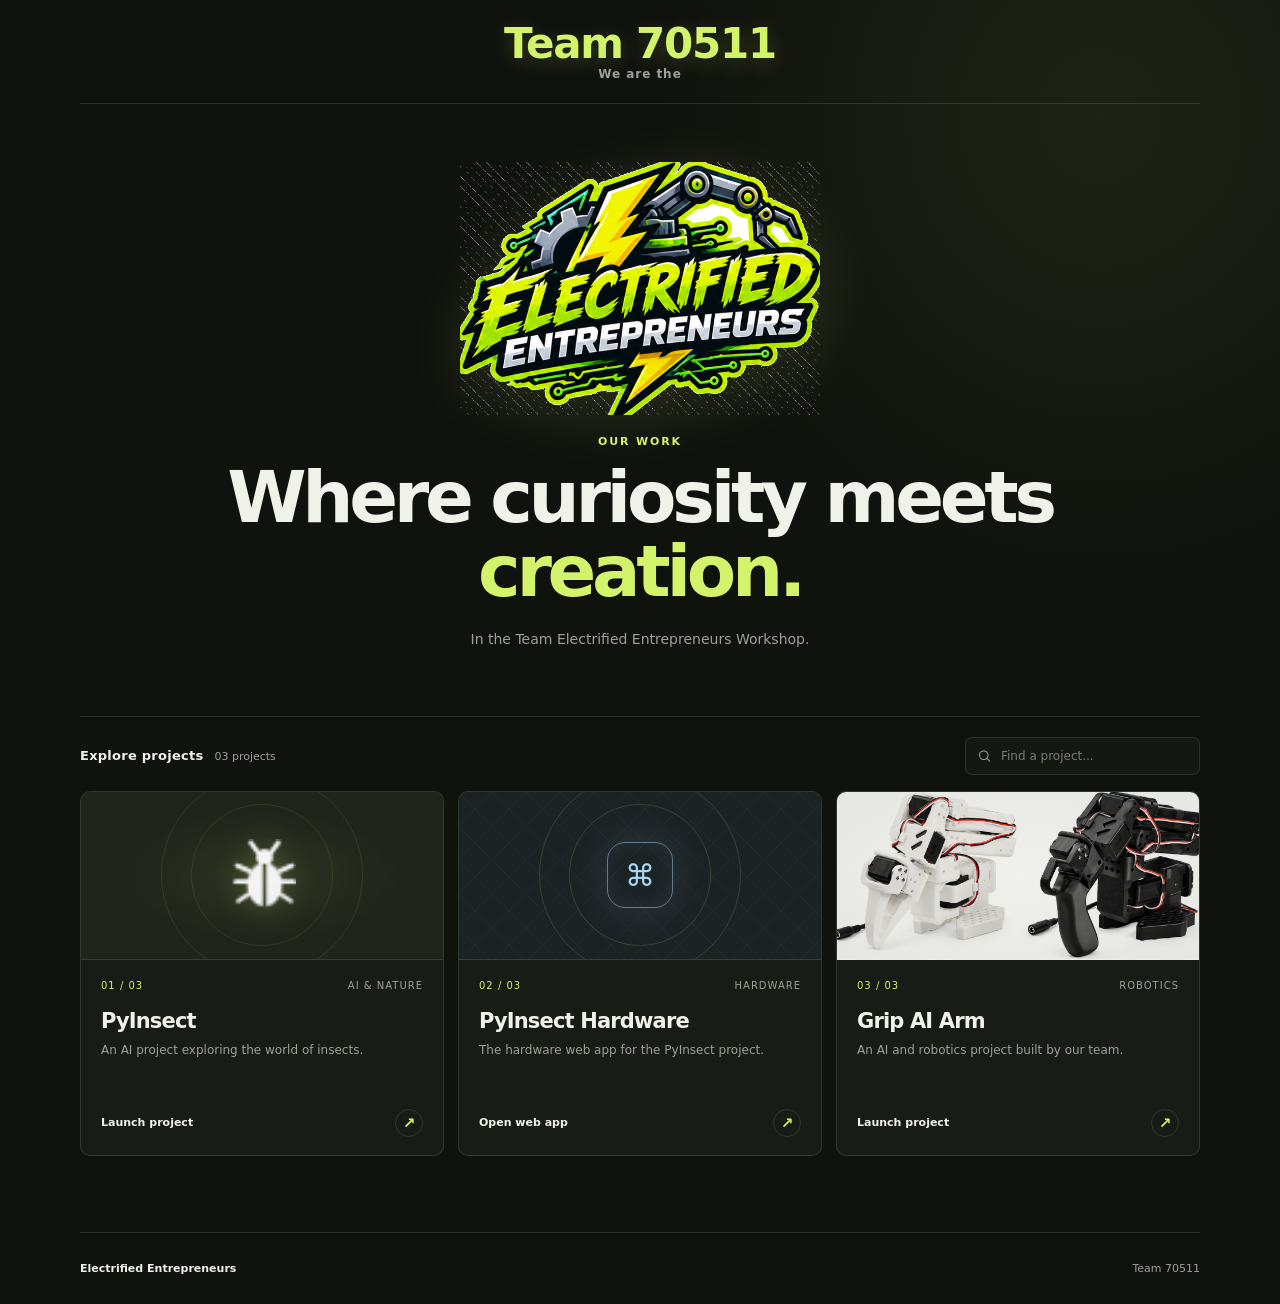
<file: index.html>
<!doctype html>
<html lang="en">
<head>
  <meta charset="utf-8">
  <meta name="viewport" content="width=device-width, initial-scale=1">
  <meta name="theme-color" content="#10120e">
  <meta name="description" content="Projects by the Electrified Entrepreneurs, team 70511.">
  <title>Electrified Entrepreneurs — Projects</title>
  <style>
    :root {
      color-scheme: dark;
      --ink: #f0f1e9;
      --muted: #9da196;
      --page: #10120e;
      --panel: #191c16;
      --line: rgba(235, 241, 220, .12);
      --lime: #d3f36b;
      --orange: #ff9a61;
      --blue: #a9d8f4;
      --font: Inter, ui-sans-serif, system-ui, -apple-system, BlinkMacSystemFont, "Segoe UI", sans-serif;
    }

    * { box-sizing: border-box; }

    html { scroll-behavior: smooth; }

    body {
      margin: 0;
      background:
        radial-gradient(ellipse at 86% 9%, rgba(211, 243, 107, .075), transparent 28rem),
        var(--page);
      color: var(--ink);
      font-family: var(--font);
      -webkit-font-smoothing: antialiased;
    }

    a { color: inherit; }

    .shell {
      width: min(1120px, calc(100% - 48px));
      margin-inline: auto;
    }

    .topbar {
      display: flex;
      align-items: center;
      justify-content: center;
      min-height: 104px;
      border-bottom: 1px solid var(--line);
    }

    .team-number {
      display: flex;
      flex-direction: column;
      align-items: center;
      gap: 2px;
      text-align: center;
    }

    .team-number span {
      color: var(--muted);
      font-size: 12px;
      font-weight: 700;
      letter-spacing: .08em;
    }

    .team-number strong {
      color: var(--lime);
      font-size: clamp(32px, 3.8vw, 42px);
      font-weight: 900;
      letter-spacing: -.03em;
      line-height: 1;
      text-shadow: 0 5px 20px rgba(211, 243, 107, .2);
      font-variant-numeric: tabular-nums;
    }

    .hero {
      display: flex;
      flex-direction: column;
      align-items: center;
      gap: 20px;
      padding: 58px 0 64px;
      text-align: center;
    }

    .hero-logo {
      display: block;
      width: min(360px, 76vw);
      height: auto;
      filter: drop-shadow(0 12px 30px rgba(211, 243, 107, .12));
    }

    .eyebrow {
      margin: 0 0 13px;
      color: var(--lime);
      font-size: 11px;
      font-weight: 700;
      letter-spacing: .17em;
      text-transform: uppercase;
    }

    h1 {
      max-width: 1000px;
      margin: 0;
      font-size: clamp(38px, 6vw, 72px);
      font-weight: 850;
      letter-spacing: -.06em;
      line-height: 1.02;
    }

    h1 span { color: var(--lime); }

    .hero-copy {
      max-width: 520px;
      margin: 0;
      color: var(--muted);
      font-size: 14px;
      line-height: 1.7;
    }

    .projects-head {
      display: flex;
      align-items: center;
      justify-content: space-between;
      gap: 20px;
      padding: 20px 0 16px;
      border-top: 1px solid var(--line);
    }

    .section-label {
      display: flex;
      align-items: baseline;
      gap: 11px;
    }

    .section-label h2 {
      margin: 0;
      font-size: 13px;
      font-weight: 650;
      letter-spacing: .02em;
    }

    .project-count {
      color: var(--muted);
      font-size: 11px;
      font-variant-numeric: tabular-nums;
    }

    .search-wrap {
      position: relative;
      width: min(235px, 45%);
    }

    .search-wrap svg {
      position: absolute;
      top: 50%;
      left: 12px;
      width: 15px;
      height: 15px;
      color: var(--muted);
      transform: translateY(-50%);
      pointer-events: none;
    }

    .search {
      width: 100%;
      height: 38px;
      padding: 0 12px 0 35px;
      border: 1px solid var(--line);
      border-radius: 7px;
      outline: none;
      background: rgba(255, 255, 255, .025);
      color: var(--ink);
      font: inherit;
      font-size: 12px;
      transition: border-color .2s, background .2s;
    }

    .search::placeholder { color: #777d71; }
    .search:focus { border-color: rgba(211, 243, 107, .62); background: rgba(255, 255, 255, .045); }

    .project-grid {
      display: grid;
      grid-template-columns: repeat(3, minmax(0, 1fr));
      gap: 14px;
      padding-bottom: 76px;
    }

    .project-card {
      position: relative;
      display: flex;
      min-height: 365px;
      flex-direction: column;
      overflow: hidden;
      border: 1px solid var(--line);
      border-radius: 10px;
      background: var(--panel);
      text-decoration: none;
      transition: transform .24s ease, border-color .24s ease, background .24s ease;
    }

    .project-card:hover {
      transform: translateY(-4px);
      border-color: rgba(211, 243, 107, .48);
      background: #1d2119;
    }

    .project-card:focus-visible,
    .search:focus-visible {
      outline: 2px solid var(--lime);
      outline-offset: 4px;
    }

    .card-art {
      position: relative;
      display: grid;
      height: 168px;
      flex: 0 0 auto;
      overflow: hidden;
      place-items: center;
      border-bottom: 1px solid var(--line);
      background: #20241b;
    }

    .card-art::before,
    .card-art::after {
      position: absolute;
      width: 200px;
      height: 200px;
      border: 1px solid rgba(211, 243, 107, .15);
      border-radius: 50%;
      content: "";
    }

    .card-art::after { width: 140px; height: 140px; }

    .art-insect {
      background:
        radial-gradient(ellipse at center, rgba(211, 243, 107, .08), transparent 55%),
        #20241b;
    }

    .art-insect img {
      z-index: 1;
      width: 68px;
      height: 72px;
      object-fit: contain;
      filter: drop-shadow(0 0 14px rgba(211, 243, 107, .24));
    }

    .art-insect::before,
    .art-insect::after {
      opacity: .65;
    }

    .art-hardware {
      background:
        linear-gradient(135deg, transparent 48%, rgba(169, 216, 244, .08) 49%, transparent 50%),
        linear-gradient(45deg, transparent 48%, rgba(169, 216, 244, .08) 49%, transparent 50%),
        #1c2325;
      background-size: 34px 34px;
    }

    .hardware-mark {
      z-index: 1;
      display: grid;
      width: 66px;
      height: 66px;
      place-items: center;
      border: 1px solid rgba(169, 216, 244, .5);
      border-radius: 18px;
      color: var(--blue);
      font-size: 30px;
      box-shadow: 0 0 38px rgba(169, 216, 244, .12), inset 0 0 20px rgba(169, 216, 244, .08);
    }

    .art-arm {
      background: radial-gradient(ellipse at center, #f1f2ed 0%, #e7e8e4 100%);
    }

    .art-arm::before,
    .art-arm::after { display: none; }

    .art-arm img {
      width: 100%;
      height: 100%;
      object-fit: cover;
      mix-blend-mode: multiply;
      transition: transform .35s ease;
    }

    .project-card:hover .art-arm img { transform: scale(1.035); }

    .card-content {
      display: flex;
      flex: 1;
      flex-direction: column;
      padding: 20px 20px 18px;
    }

    .card-meta {
      display: flex;
      align-items: center;
      justify-content: space-between;
      margin-bottom: 18px;
      color: var(--muted);
      font-size: 10px;
      letter-spacing: .1em;
      text-transform: uppercase;
    }

    .card-index { color: var(--lime); font-variant-numeric: tabular-nums; }

    .card-content h3 {
      margin: 0 0 8px;
      font-size: 21px;
      font-weight: 560;
      letter-spacing: -.04em;
    }

    .card-content p {
      margin: 0;
      color: var(--muted);
      font-size: 12px;
      line-height: 1.65;
    }

    .card-action {
      display: flex;
      align-items: center;
      justify-content: space-between;
      margin-top: auto;
      padding-top: 24px;
      color: var(--ink);
      font-size: 11px;
      font-weight: 600;
    }

    .arrow {
      display: grid;
      width: 28px;
      height: 28px;
      place-items: center;
      border: 1px solid var(--line);
      border-radius: 50%;
      color: var(--lime);
      font-size: 15px;
      transition: background .2s, color .2s, transform .2s;
    }

    .project-card:hover .arrow {
      transform: translate(2px, -2px);
      background: var(--lime);
      color: var(--page);
    }

    .empty-state {
      display: none;
      grid-column: 1 / -1;
      padding: 45px 20px;
      border: 1px dashed var(--line);
      border-radius: 10px;
      color: var(--muted);
      text-align: center;
      font-size: 13px;
    }

    .empty-state.visible { display: block; }

    footer {
      display: flex;
      align-items: center;
      justify-content: space-between;
      min-height: 72px;
      border-top: 1px solid var(--line);
      color: var(--muted);
      font-size: 11px;
    }

    footer strong {
      color: var(--ink);
      font-weight: 600;
    }

    @media (max-width: 760px) {
      .hero { gap: 18px; padding: 48px 0 46px; }
      .hero-copy { max-width: 460px; }
      .project-grid { grid-template-columns: repeat(2, minmax(0, 1fr)); }
    }

    @media (max-width: 520px) {
      .shell { width: min(100% - 32px, 420px); }
      .topbar { min-height: 78px; }
      .hero { gap: 15px; padding: 38px 0 38px; }
      .hero-logo { width: min(300px, 78vw); }
      h1 { font-size: clamp(30px, 8.5vw, 42px); }
      .hero-copy { font-size: 13px; }
      .projects-head { align-items: flex-start; flex-direction: column; gap: 14px; }
      .search-wrap { width: 100%; }
      .project-grid { grid-template-columns: 1fr; gap: 12px; padding-bottom: 52px; }
      .project-card { min-height: 350px; }
      .card-art { height: 160px; }
      footer { gap: 14px; font-size: 10px; }
    }

    @media (prefers-reduced-motion: reduce) {
      *, *::before, *::after { scroll-behavior: auto !important; transition-duration: .01ms !important; }
    }
  </style>
</head>
<body>
  <header class="shell topbar">
    <div class="team-number" aria-label="Team number 70511">
    <strong>Team 70511</strong>
    <span>We are the</span>
    </div>
  </header>

  <main class="shell">
    <section class="hero" aria-labelledby="page-title">
      <img class="hero-logo" src="assets/team-logo-transparent.png" alt="Electrified Entrepreneurs">
      <div>
        <p class="eyebrow">Our work</p>
        <h1 id="page-title">Where curiosity meets<br><span>creation.</span></h1>
      </div>
      <p class="hero-copy">In the Team Electrified Entrepreneurs Workshop.</p>
    </section>

    <section aria-labelledby="projects-title">
      <div class="projects-head">
        <div class="section-label">
          <h2 id="projects-title">Explore projects</h2>
          <span class="project-count" id="project-count">03 projects</span>
        </div>
        <label class="search-wrap">
          <svg viewBox="0 0 24 24" fill="none" aria-hidden="true"><circle cx="10.8" cy="10.8" r="6.8" stroke="currentColor" stroke-width="1.7"></circle><path d="m16 16 4.2 4.2" stroke="currentColor" stroke-width="1.7" stroke-linecap="round"></path></svg>
          <input class="search" id="project-search" type="search" placeholder="Find a project..." aria-label="Filter projects">
        </label>
      </div>

      <div class="project-grid" id="project-grid">
        <a class="project-card" href="https://wizkidzai.github.io/pyinsect" target="_blank" rel="noopener noreferrer" aria-label="Open PyInsect in a new tab">
          <div class="card-art art-insect" aria-hidden="true">
            <img src="assets/pyinsect-logo-transparent.png" alt="">
          </div>
          <div class="card-content">
            <div class="card-meta"><span class="card-index">01 / 03</span><span>AI &amp; nature</span></div>
            <h3>PyInsect</h3>
            <p>An AI project exploring the world of insects.</p>
            <div class="card-action"><span>Launch project</span><span class="arrow" aria-hidden="true">↗</span></div>
          </div>
        </a>

        <a class="project-card" href="https://aarivakumar.github.io/pyinsect-hardware/webapp" target="_blank" rel="noopener noreferrer" aria-label="Open PyInsect Hardware web app in a new tab">
          <div class="card-art art-hardware" aria-hidden="true">
            <span class="hardware-mark">⌘</span>
          </div>
          <div class="card-content">
            <div class="card-meta"><span class="card-index">02 / 03</span><span>Hardware</span></div>
            <h3>PyInsect Hardware</h3>
            <p>The hardware web app for the PyInsect project.</p>
            <div class="card-action"><span>Open web app</span><span class="arrow" aria-hidden="true">↗</span></div>
          </div>
        </a>

        <a class="project-card" href="https://wizkidzai.github.io/grip-ai-arm" target="_blank" rel="noopener noreferrer" aria-label="Open Grip AI Arm in a new tab">
          <div class="card-art art-arm" aria-hidden="true">
            <img src="assets/grip-ai-arm-team.png" alt="">
          </div>
          <div class="card-content">
            <div class="card-meta"><span class="card-index">03 / 03</span><span>Robotics</span></div>
            <h3>Grip AI Arm</h3>
            <p>An AI and robotics project built by our team.</p>
            <div class="card-action"><span>Launch project</span><span class="arrow" aria-hidden="true">↗</span></div>
          </div>
        </a>
        <p class="empty-state" id="empty-state">No projects match that search. Try another name.</p>
      </div>
    </section>
  </main>

  <footer class="shell">
    <span><strong>Electrified Entrepreneurs</strong></span>
    <span>Team 70511</span>
  </footer>

  <script>
    const search = document.querySelector("#project-search");
    const cards = [...document.querySelectorAll(".project-card")];
    const count = document.querySelector("#project-count");
    const emptyState = document.querySelector("#empty-state");

    search.addEventListener("input", () => {
      const query = search.value.trim().toLowerCase();
      let visible = 0;

      cards.forEach((card) => {
        const matches = card.textContent.toLowerCase().includes(query);
        card.hidden = !matches;
        if (matches) visible += 1;
      });

      count.textContent = `${String(visible).padStart(2, "0")} ${visible === 1 ? "project" : "projects"}`;
      emptyState.classList.toggle("visible", visible === 0);
    });
  </script>
</body>
</html>
</file>
